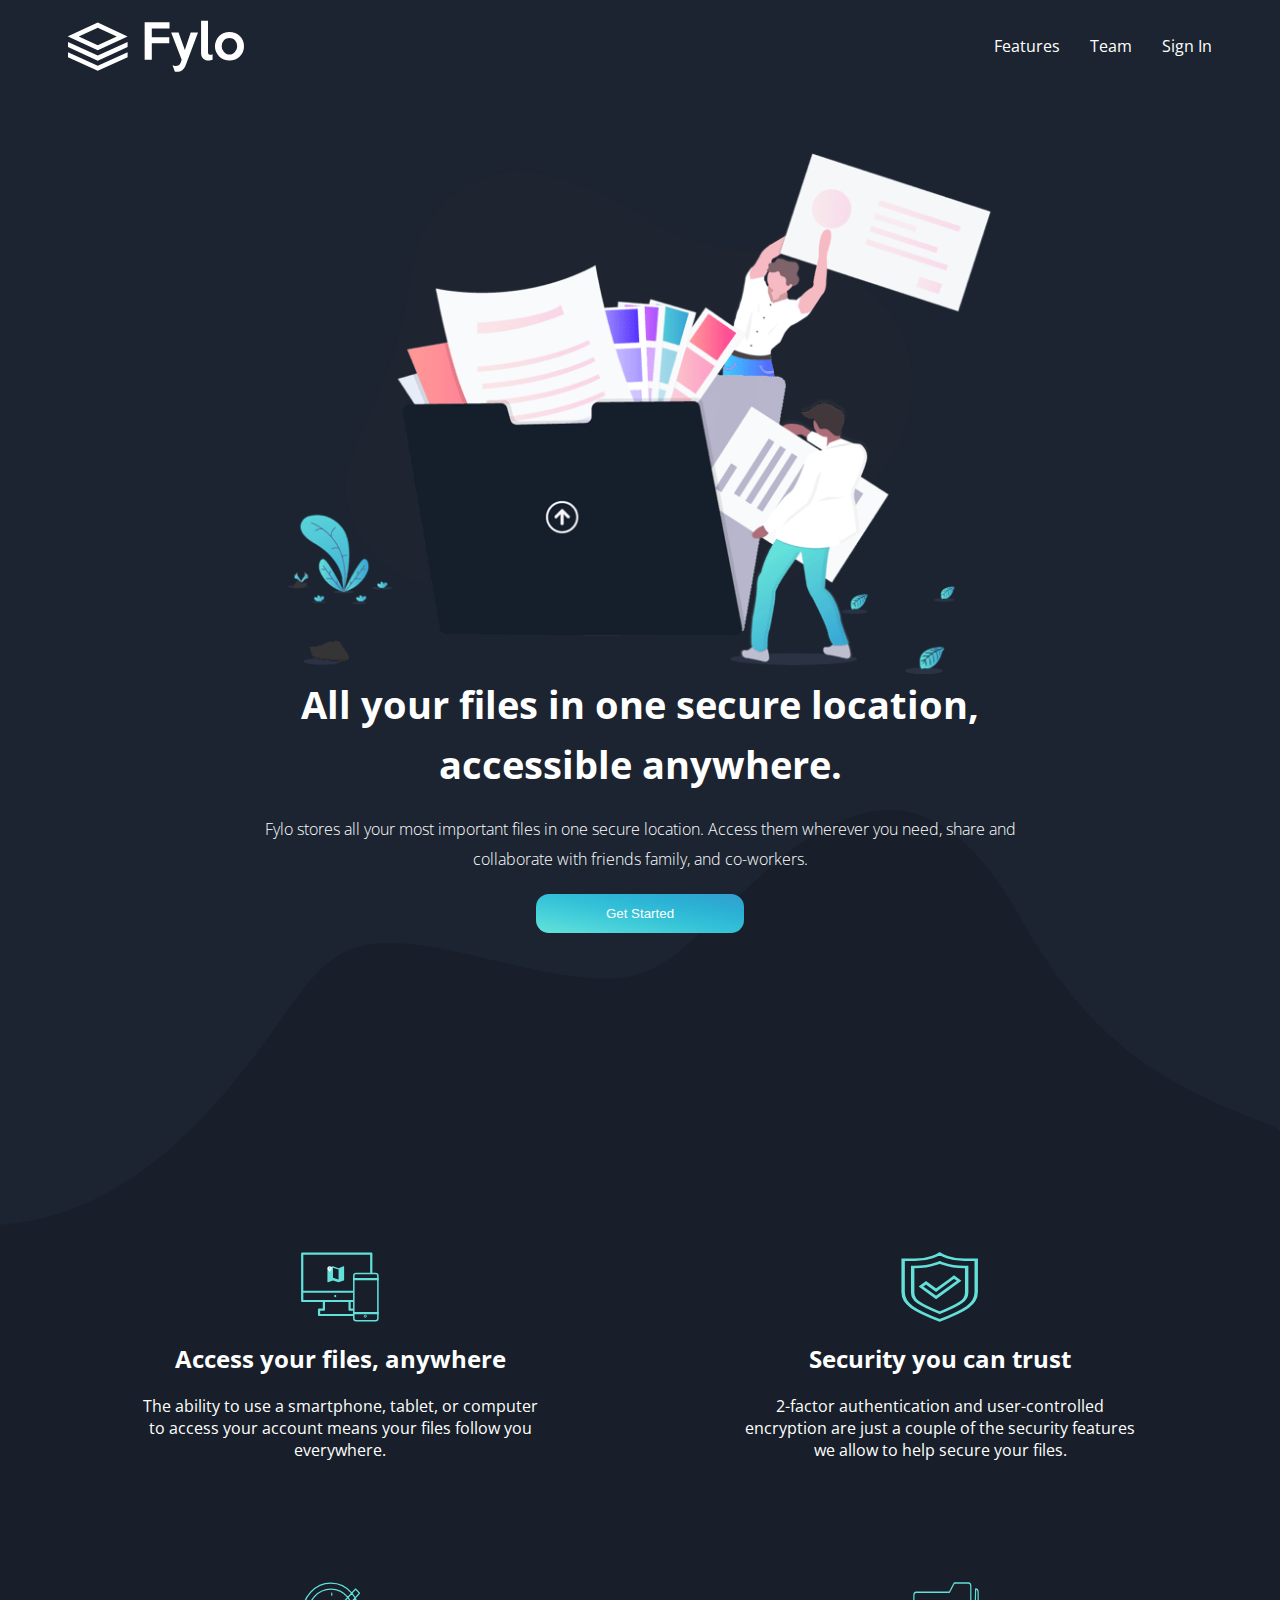
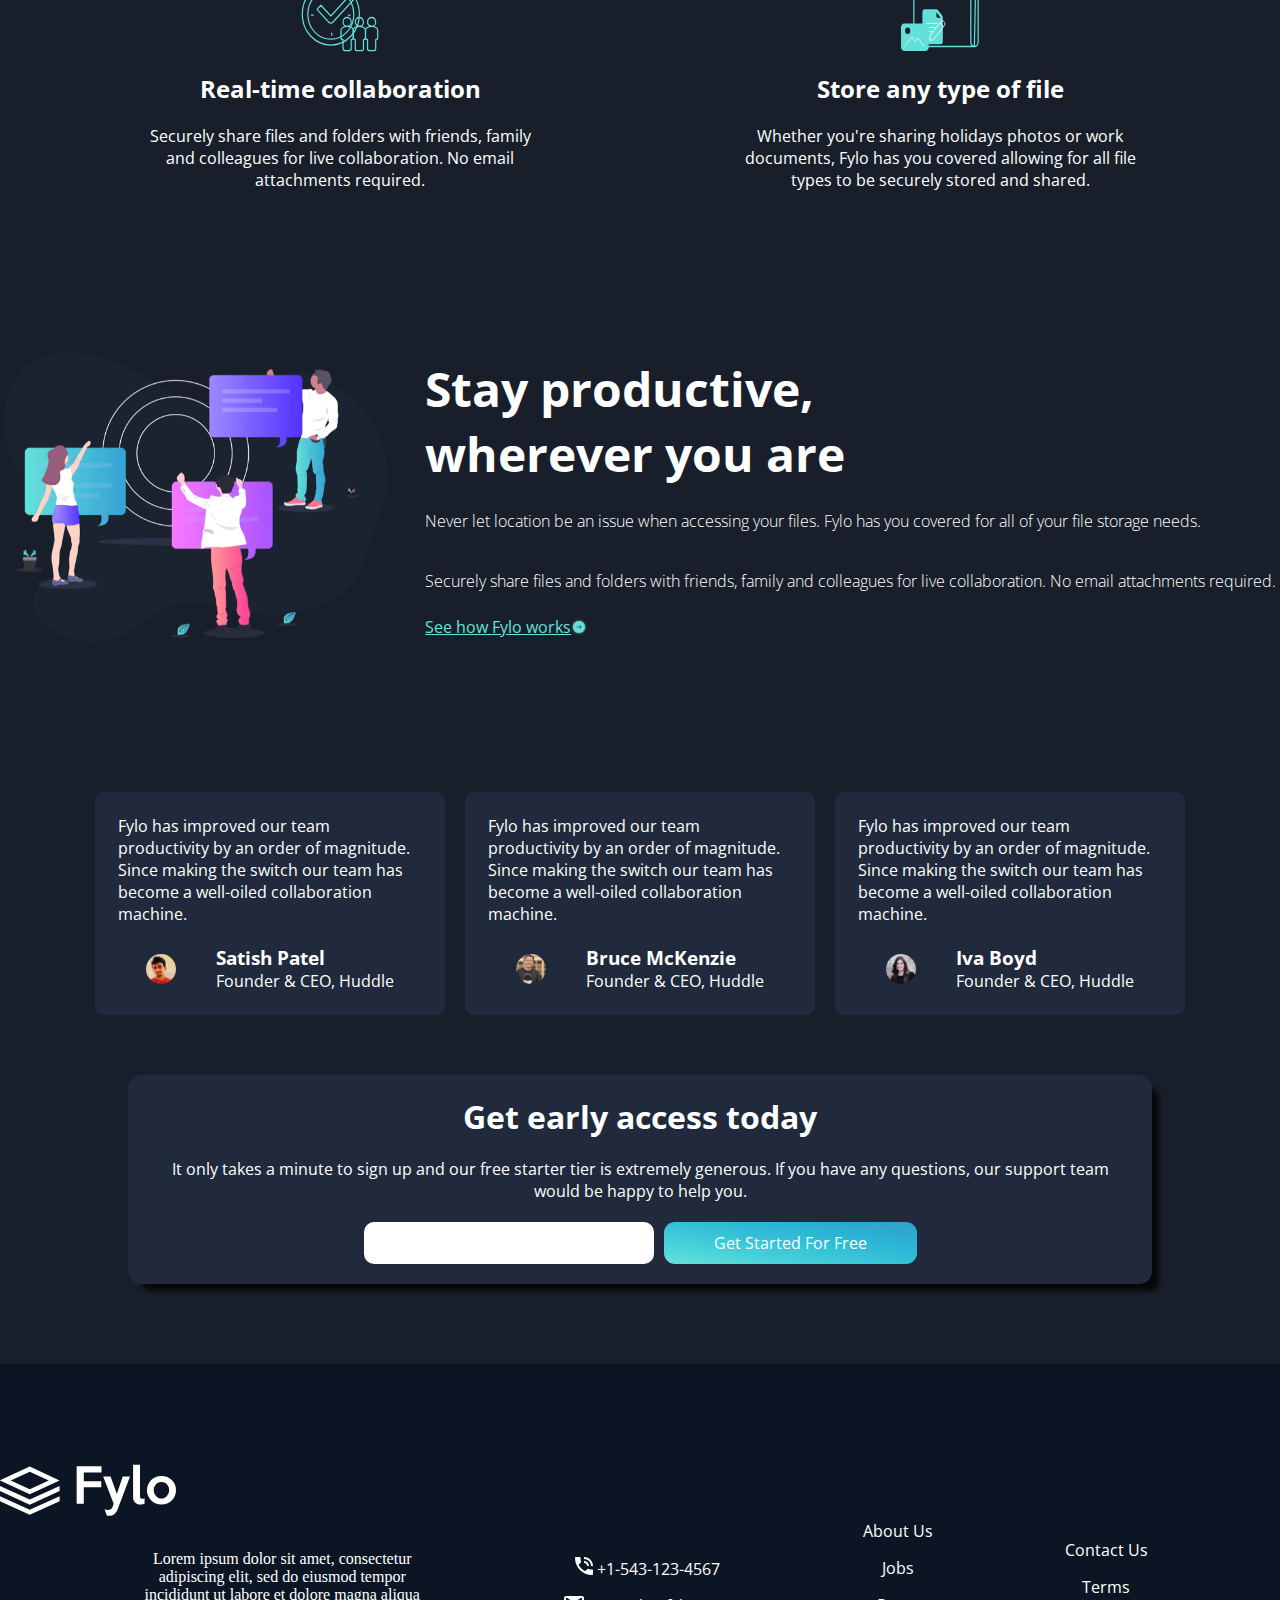
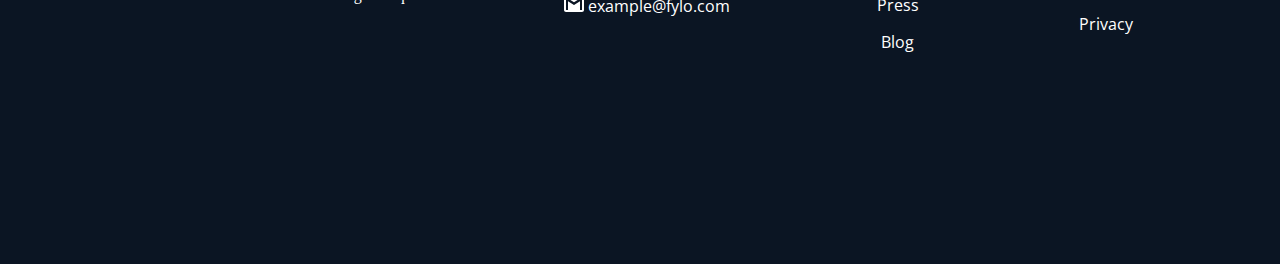
<file: index.html>
<!DOCTYPE html>
<html lang="en">
<head>
    <meta charset="UTF-8">
    <meta http-equiv="X-UA-Compatible" content="IE=edge">
    <meta name="viewport" content="width=device-width, initial-scale=1.0">
    <link rel="stylesheet" href="./public/css/main.css">
    <link rel="preconnect" href="https://fonts.googleapis.com">
    <link rel="preconnect" href="https://fonts.gstatic.com" crossorigin>
    <link href="https://fonts.googleapis.com/css2?family=Raleway:wght@400;700&display=swap" rel="stylesheet">
    <link rel="preconnect" href="https://fonts.googleapis.com">
    <link rel="preconnect" href="https://fonts.gstatic.com" crossorigin>
    <link href="https://fonts.googleapis.com/css2?family=Open+Sans:wght@400;700&display=swap" rel="stylesheet">
    <link rel="stylesheet" href="https://cdnjs.cloudflare.com/ajax/libs/font-awesome/6.2.1/css/all.min.css" integrity="sha512-MV7K8+y+gLIBoVD59lQIYicR65iaqukzvf/nwasF0nqhPay5w/9lJmVM2hMDcnK1OnMGCdVK+iQrJ7lzPJQd1w==" crossorigin="anonymous" referrerpolicy="no-referrer" />
    <link rel="stylesheet" href="https://cdnjs.cloudflare.com/ajax/libs/font-awesome/6.2.1/css/all.min.css" integrity="sha512-MV7K8+y+gLIBoVD59lQIYicR65iaqukzvf/nwasF0nqhPay5w/9lJmVM2hMDcnK1OnMGCdVK+iQrJ7lzPJQd1w==" crossorigin="anonymous" referrerpolicy="no-referrer" />
    <link rel="stylesheet" href="./public/css/responsive.css">
    <title>Fylo</title>
</head>
<body>

    <header>
        <nav>

            <img src="./images/logo.svg"">

            <ul id="ul-navbar" class="toggle-activate">



                <li>
                    <a href="">Features</a>
                </li>

                
                <li>
                    <a href="">Team</a>
                </li>

                
                <li>
                    <a href="">Sign In</a>
                </li>

               
            </ul>
            <div class="container_ham">
                <i id="btn" class="fa-solid fa-bars fa-2xl"></i>
            </div>
   
        </nav>
    </header>

    <section class="main__container_info">

        <img class="intro_illus" src="/images/illustration-intro.png" alt="">

        <div class="container__info_relevant">

            <h1>All your files in one secure location, accessible anywhere.</h1>
            <p>  
                Fylo stores all your most important files in one secure location. Access them wherever 
                you need, share and collaborate with friends family, and co-workers.
            </p>
            <button>  Get Started</button>

            
        </div>

        <img class="bg_curvy" src="../images/bg-curvy-desktop.svg" alt="bg_curvy">

    </section>

    <section class="container_page_info">

        <div class="container__services">

            <div class="service_item">
                <img src="./images/icon-access-anywhere.svg" alt="">
                <h2>Access your files, anywhere</h2>
                <p>
                    The ability to use a smartphone, tablet, or computer to access your account means your 
                    files follow you everywhere.
                </p>
            </div>

            
            <div class="service_item">
                <img src="/images/icon-security.svg" alt="">
                <h2>Security you can trust</h2>
                <p>
                    2-factor authentication and user-controlled encryption are just a couple of the security 
                    features we allow to help secure your files.
                </p>
            </div>


            
            <div class="service_item">
                <img src="/images/icon-collaboration.svg" alt="">
                <h2>Real-time collaboration</h2>
                <p>  
                    Securely share files and folders with friends, family and colleagues for live collaboration. 
                    No email attachments required.
                </p>
            </div>

            
            <div class="service_item">
                <img src="/images/icon-any-file.svg" alt="">
                <h2> Store any type of file</h2>
                <p> 
                    Whether you're sharing holidays photos or work documents, Fylo has you covered allowing for all 
                    file types to be securely stored and shared.
                </p>
            </div>
        </div>


        <div class="instructions__flyo">

            <img src="/images/illustration-stay-productive.png" alt="" class="img-productive">

            <div class="container__infor_instruc">
                <h2>Stay productive,<br> wherever you are</h2>

                <p>  
                    Never let location be an issue when accessing your files. Fylo has you covered for all of your file 
                    storage needs. <br><br>
                  
                    Securely share files and folders with friends, family and colleagues for live collaboration. No email 
                    attachments required.
                </p>
    
                <a href="">See how Fylo works <img src="/images/icon-arrow.svg" alt=""></a>
            </div>


        </div>

        <div class="container__profiles">


            <div class="profile_item">
                <p>  
                    Fylo has improved our team productivity by an order of magnitude. Since making the switch our team has 
                    become a well-oiled collaboration machine.
                </p>

                <div class="spec_profile">
                    <img src="/images/profile-1.jpg" alt="">

                    <div class="info__spec">
                        
                        <h3>Satish Patel</h3>
                        <span>Founder & CEO, Huddle</span>
                    </div>
                </div>
            </div>

            
            <div class="profile_item">
                <p>
                    Fylo has improved our team productivity by an order of magnitude. Since making the switch our team has 
                    become a well-oiled collaboration machine.</p>

                <div class="spec_profile">
                    <img src="/images/profile-2.jpg" alt="">

                    <div class="info__spec">
                        <h3>Bruce McKenzie</h3>
                        <span>Founder & CEO, Huddle</span>

                    </div>
                </div>
            </div>


            
            <div class="profile_item">
                <p>
                    Fylo has improved our team productivity by an order of magnitude. Since making the switch our team has 
                    become a well-oiled collaboration machine.
                </p>

                <div class="spec_profile">
                    <img src="/images/profile-3.jpg" alt="">

                    <div class="info__spec">
                        
                        <h3>Iva Boyd</h3>
                        <span>Founder & CEO, Huddle</span>
                    </div>
                </div>
            </div>





        </div>


        <div class="container__acces">
            <h2>Get early access today</h2>

            <p>  
                It only takes a minute to sign up and our free starter tier is extremely generous. If you have any 
                questions, our support team would be happy to help you.
            </p>

            <form action="">

                <input type="text">
                <span>Get Started For Free</span>
            </form>
        </div>
    </section>
    
    <footer>

        <img src="/images/logo.svg" alt="">

        <div class="container__footer">
            <p>
                Lorem ipsum dolor sit amet, consectetur adipiscing elit, sed do eiusmod tempor incididunt ut labore et 
                dolore magna aliqua
            </p>

            <ul>
                <li>
                    <img src="/images/icon-phone.svg" alt="">
                    +1-543-123-4567
                </li>
                <li>
                    <img src="/images/icon-email.svg" alt="">
                    example@fylo.com
                </li>
            </ul>

            <ul>
                <li>
                    <a href="">  About Us</a>
                </li>

                <li>
                    <a href="">Jobs</a>
                </li>


                <li>
                    <a href="">Press</a>
                </li>

                <li>
                    <a href="">Blog</a>
                </li>
            </ul>
            <ul>
                <li>
                    <a href="">  Contact Us</a>
                </li>
                <li>
                    <a href="">Terms</a>
                </li>
                <li>
                    <a href="">Privacy</a>
                </li>
            </ul>
        </div>

    </footer>

    <script src="./app.js"></script>
</body>
</html>
</file>
<file: public/css/main.css>
*{
    margin: 0;
    padding: 0;
    box-sizing: border-box;
}

/* navbar */
header{
    background-color: hsl(217, 28%, 15%);
    padding-bottom: 60px;
}

nav{
    width: 100%;
    height: auto;
    display: flex;
    justify-content: space-between;
    padding: 20px 68px;
}

nav ul{
    list-style: none;
    display: flex;
    justify-content: space-evenly;
    align-items: center;
    column-gap: 30px;
    font-family: 'Open Sans', sans-serif;;
}
nav ul li a{
    color: white;
    text-transform: capitalize;
    text-decoration: none;
}

nav ul li a:hover{

    border-bottom: 1px solid white;

}

.container_ham{
    display: none;
}
/* main-operation-informtion */
.main__container_info{

    display: flex;
    flex-direction: column;
    align-items: center;
    background-color: hsl(217, 28%, 15%);
    width: 100%;
    height: 1100px;
    padding-bottom: 30px;
    font-family: 'Open Sans', sans-serif;
    
}

.intro_illus{
    width: 55%;
    overflow: hidden;
    
}

.container__info_relevant{
    z-index: 12;
    width: 60%;
    text-align: center;
    top: 690px;
    left: 380px;
    color: white;
}
.container__info_relevant h1{
    font-size: 2.4rem;
    line-height: 60px;
    padding-bottom: 20px;
}

.container__info_relevant p{
    line-height: 30px;
    font-weight: 300;
    padding-bottom: 20px;
}

.container__info_relevant button{
    background-image: linear-gradient(to right top, #65e2d9, #49d2da, #33c1d8, #2bb0d4, #339ecc);
    padding: 12px 70px;
    border: none;
    border-radius: 13px;
    color: white;
}

.container__info_relevant button:hover{
    cursor: pointer;
}


.bg_curvy{
    width: 100%;
    height: 450px;
    position: absolute;
    z-index: 11;
    top: 810px;
    left: 0;

}

/* main__information__flyo */
.container_page_info{
    position: relative;
    z-index: 12;
    background-color: hsl(218, 28%, 13%);
    font-family: 'Open Sans', sans-serif;
    padding-bottom: 80px;
}

.container__services{
    width: 100%;
    display: flex;
    flex-wrap: wrap;
    justify-content: center;
    column-gap: 200px;
    padding-bottom: 40px;
}

.service_item{
    height: 330px;
    width: 400px;
    display: flex;
    flex-direction: column;
    align-items: center;
    text-align: center;
    color: white;
}

.service_item img,h2,p{
    padding-bottom: 20px;
}

.service_item img{
    width: 78px;
    height: 90px;
}

.instructions__flyo{
    display: flex;
    flex-wrap: wrap;
    justify-content: space-around;
    align-items: center;
    padding-bottom: 150px;
    column-gap: 30px;
}

.img-productive{
    width: 30%;
}

.container__infor_instruc{
    color: white;
}


.container__infor_instruc h2{
    font-size: 3rem;
    font-weight: 700;
}

.container__infor_instruc  p{
    font-size: 1rem;
    font-weight: 300;
    line-height: 30px;
}

.container__infor_instruc a{
    color:hsl(176, 68%, 64%) ;
    display: flex;
    align-items: center;
}

.container__profiles{
    color: white;
    display: flex;
    flex-wrap: wrap;
    justify-content: center;
    column-gap: 20px;
    row-gap: 30px;
    padding-bottom: 60px;
}

.profile_item{
    background-color: hsl(219, 30%, 18%);
    width: 350px;
    padding: 23px;
    border-radius: 9px;
}

.spec_profile img{
    width: 30px;
    border-radius: 40px;
}
.spec_profile{
    display: flex;
    justify-content: center;
    align-items: center;
    column-gap: 40px;
}


.container__acces{
    width: 80%;
    margin: 0 auto;
    padding: 20px 25px;
    background-color:hsl(219, 30%, 18%) ;
    text-align: center;
    border-radius: 13px;
    color: white;
    -webkit-box-shadow: 10px 10px 5px -3px rgba(0,0,0,0.75);
    -moz-box-shadow: 10px 10px 5px -3px rgba(0,0,0,0.75);
    box-shadow: 10px 10px 5px -3px rgba(0,0,0,0.75);
}
.container__acces h2{
    font-size:2rem ;
}

form{
    display: flex;
    flex-wrap: wrap;
    row-gap: 20px;
    justify-content: center;
}
form input{
    padding: 10px 30px;
    border-radius: 10px;
    border: none;
    width: 290px;
    margin-right: 10px;
}


.container__acces form span{
    padding: 10px 50px;
    border-radius: 11px;
    background-image: linear-gradient(to right top, #65e2d9, #49d2da, #33c1d8, #2bb0d4, #339ecc);
}


footer{
    padding-top: 100px;
    width: 100%;
    height: 500px;
    background-color: hsl(216, 53%, 9%);
}

.container__footer{
    color: white;
    display: flex;
    align-items: center;
    flex-wrap: wrap;
    text-align: center;
    justify-content: space-evenly;

}

.container__footer p{
    width: 300px;
}


.container__footer ul{
    list-style: none;
    display: flex;
    flex-direction: column;
    align-items: center;
    text-align: center;
    justify-content: center;
    row-gap: 15px;
    font-family: 'Open Sans', sans-serif;
    
}

.container__footer ul li{
    
    color: white;

    
}
.container__footer ul li a{
    color: white;
    text-transform: capitalize;
    text-decoration: none;    
}
</file>
<file: public/css/responsive.css>
@media (max-width: 768px) {
    

  
    .container_ham{
        position: absolute;
        display: block;
        right: 50px;
        top: 30px;
        cursor: pointer;
        color: white;
    }

    nav ul{
        position: absolute;
        top: 100px;
        list-style: none;
        display:none;
        justify-content: space-evenly;
        align-items: center;
        column-gap: 30px;
        font-family: 'Open Sans', sans-serif;;
    }

    .toggle-activate{
        cursor: pointer;
        display: flex;
    }

}


@media (max-width: 480px) {
    

  
    .container_ham{
        position: absolute;
        display: block;
        right: 50px;
        top: 30px;
        cursor: pointer;
        color: white;
    }

    nav ul{
        position: absolute;
        top: 100px;
        list-style: none;
        display:none;
        justify-content: space-evenly;
        align-items: center;
        column-gap: 30px;
        font-family: 'Open Sans', sans-serif;;
    }

    .toggle-activate{
        cursor: pointer;
        display: flex;
    }

}
@media (max-width: 360px) {
    

  
    .container_ham{
        position: absolute;
        display: block;
        right: 50px;
        top: 30px;
        cursor: pointer;
        color: white;
    }

    nav ul{
        position: absolute;
        top: 100px;
        list-style: none;
        display:none;
        justify-content: space-evenly;
        align-items: center;
        column-gap: 30px;
        font-family: 'Open Sans', sans-serif;;
    }

    .toggle-activate{
        cursor: pointer;
        display: flex;
    }

}
</file>
